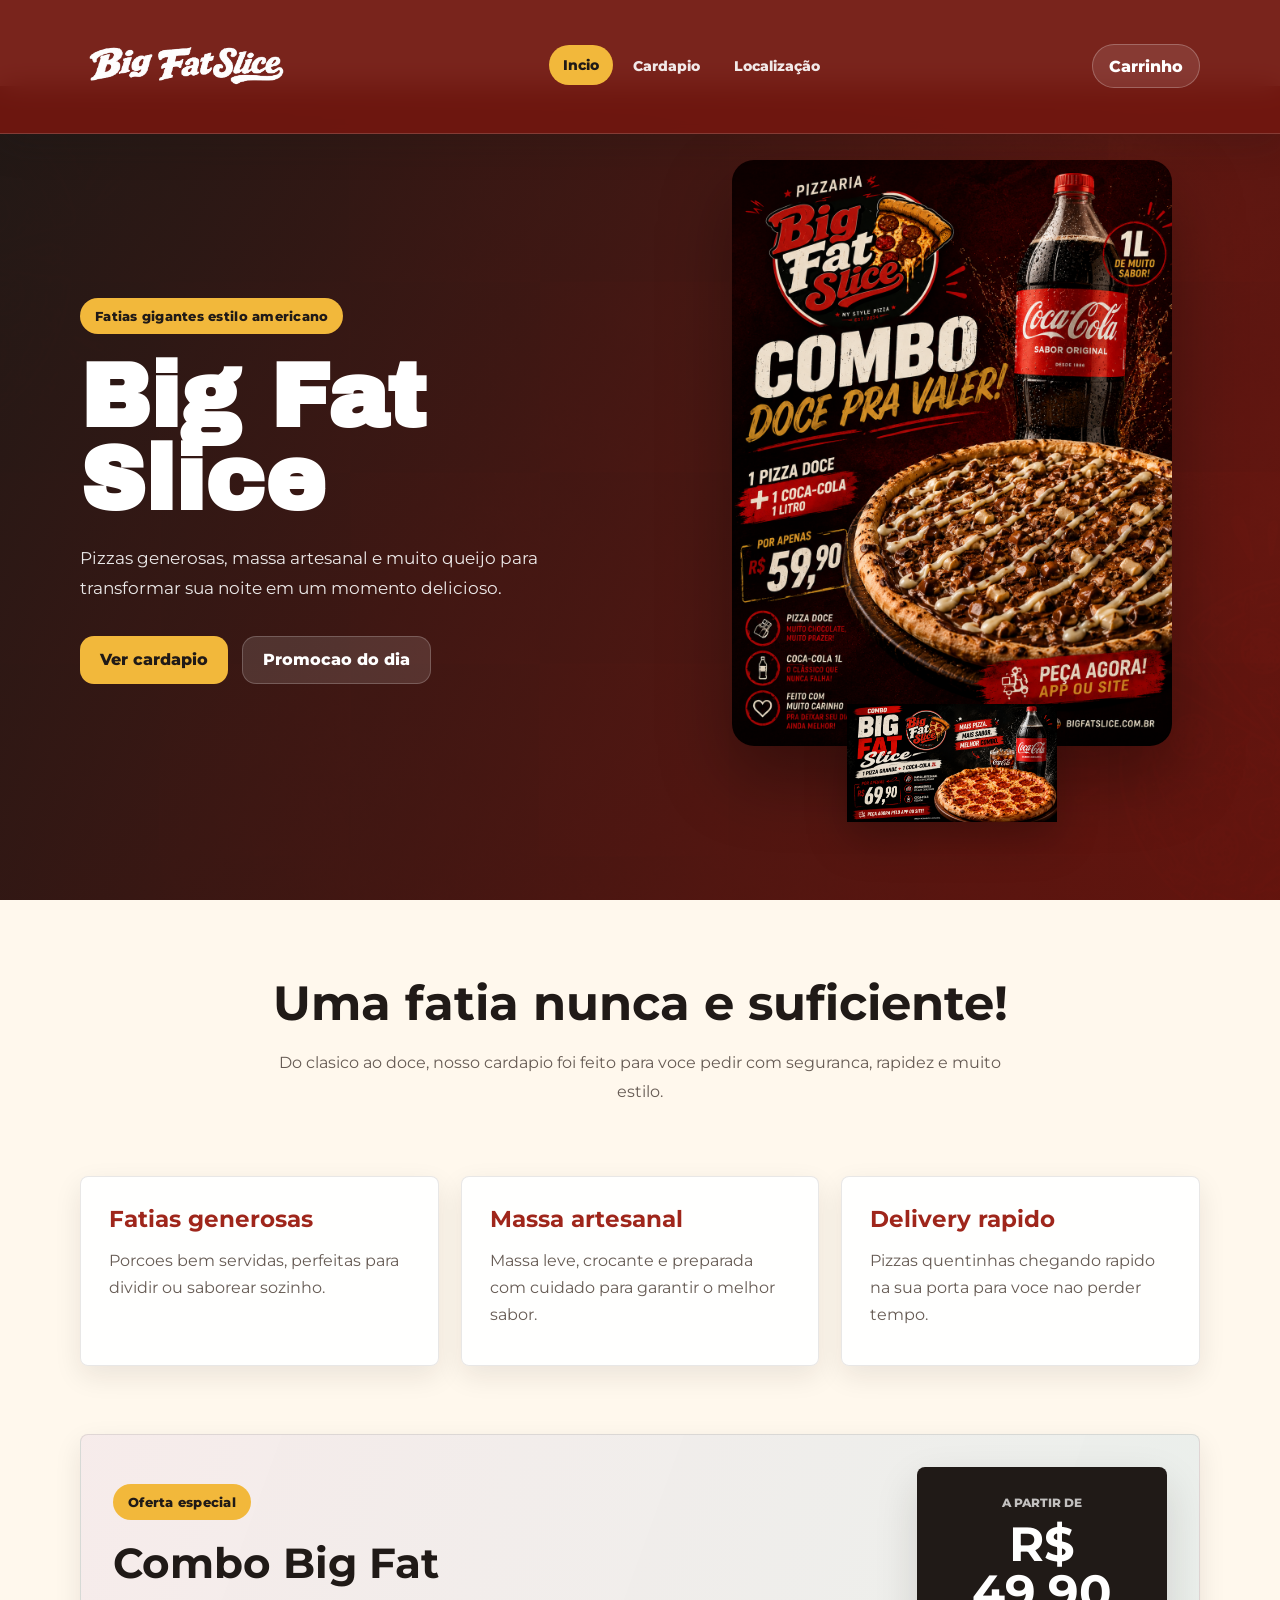
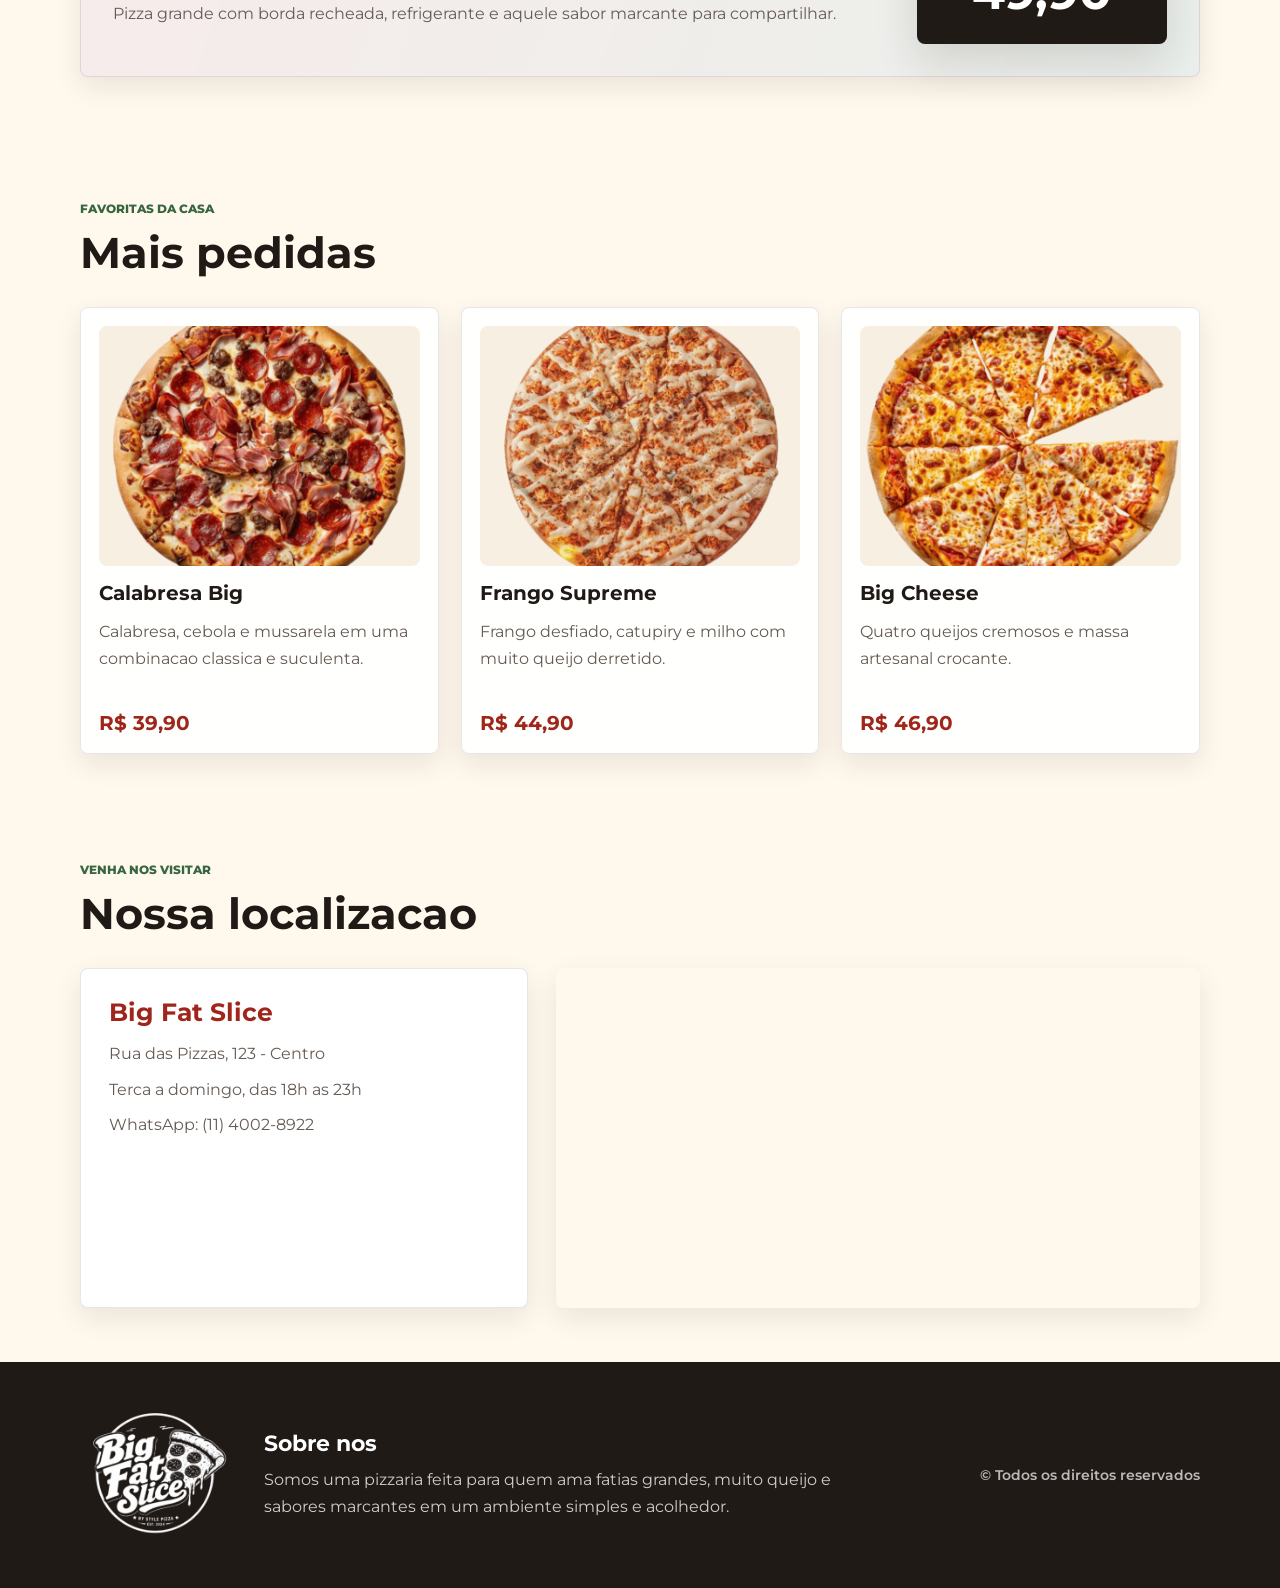
<file: Projeto_BASE 03/index.html>
﻿<!doctype html>
<html lang="pt-BR">

<head>
  <meta charset="UTF-8" />
  <meta name="viewport" content="width=device-width, initial-scale=1.0" />
  <title>Projeto Base 03</title>
  <link rel="stylesheet" href="CSS/style.css" />
  <link rel="stylesheet" href="CSS/responsivo.css" />
  <link rel="preconnect" href="https://fonts.googleapis.com" />
  <link rel="icon" href="imagens/logos/iconedatab.png" type="image/x-icon" />
  <script src="js/script.js" defer></script>
</head>

<body>
  <header class="cabecalho-fixo">
    <div class="conteudo-cabecalho container">
      <a class="link-logo" href="index.html" aria-label="Ir para a pagina inicial">
        <img class="imagem-logo" src="imagens/logos/big fat slice readonly.png" alt="Big Fat Slice" />
      </a>

      <nav class="menu-navegacao" aria-label="Menu principal">
        <a class="link-atual" href="#">Incio</a>
        <a href="menu.html">Cardapio</a>
        <a href="#secao-localizacao">Localização</a>
      </nav>

      <button class="botao-menu-mobile" aria-label="Abrir menu" aria-expanded="false">Menu</button>

      <button class="botao-carrinho" onclick="abrirCarrinho()" aria-label="Abrir carrinho de compras">
        Carrinho
        <span class="quantidade-carrinho"></span>
      </button>
    </div>
  </header>

  <main>
    <section class="secao-inicial">
      <div class="container conteudo-secao-inicial">
        <div class="texto-secao-inicial">
          <span class="etiqueta-destaque">Fatias gigantes estilo americano</span>
          <h1>Big Fat Slice</h1>
          <p>Pizzas generosas, massa artesanal e muito queijo para transformar sua noite em um momento delicioso.</p>
          <div class="grupo-botoes">
            <a class="botao botao-principal" href="menu.html">Ver cardapio</a>
            <button class="botao botao-secundario" id="botaoPromocao" type="button">Promocao do dia</button>
          </div>
        </div>

        <div class="imagens-secao-inicial" aria-hidden="true">
          <img class="imagem-promocao-principal" src="imagens/logos/propaganda div3.png" alt="Promocao Big Fat Slice" />
          <img class="selo-promocional" src="imagens/logos/propaganda div1.png" alt="Selo promocional" />
        </div>
      </div>
    </section>

    <section class="secao-chamada container">
      <h2>Uma fatia nunca e suficiente!</h2>
      <p>Do clasico ao doce, nosso cardapio foi feito para voce pedir com seguranca, rapidez e muito estilo.</p>
    </section>

    <section class="lista-diferenciais container">
      <article class="card-diferencial">
        <h2>Fatias generosas</h2>
        <p>Porcoes bem servidas, perfeitas para dividir ou saborear sozinho.</p>
      </article>
      <article class="card-diferencial">
        <h2>Massa artesanal</h2>
        <p>Massa leve, crocante e preparada com cuidado para garantir o melhor sabor.</p>
      </article>
      <article class="card-diferencial">
        <h2>Delivery rapido</h2>
        <p>Pizzas quentinhas chegando rapido na sua porta para voce nao perder tempo.</p>
      </article>
    </section>

    <section class="secao-promocao container">
      <div class="texto-promocao">
        <span>Oferta especial</span>
        <h2>Combo Big Fat</h2>
        <p>Pizza grande com borda recheada, refrigerante e aquele sabor marcante para compartilhar.</p>
      </div>
      <div class="preco-promocao">
        <p>A partir de</p>
        <strong>R$ 49,90</strong>
      </div>
    </section>

    <section class="secao-mais-pedidas container">
      <div class="titulo-secao">
        <span>Favoritas da casa</span>
        <h2>Mais pedidas</h2>
      </div>
      <div class="grade-pizzas">
        <article class="card-pizza">
          <img src="imagens/menu/pizza calabresa.png" alt="Pizza Calabresa" />
          <h3>Calabresa Big</h3>
          <p>Calabresa, cebola e mussarela em uma combinacao classica e suculenta.</p>
          <strong>R$ 39,90</strong>
        </article>
        <article class="card-pizza">
          <img src="imagens/menu/pizza frango com catupiry.png" alt="Pizza Frango com Catupiry" />
          <h3>Frango Supreme</h3>
          <p>Frango desfiado, catupiry e milho com muito queijo derretido.</p>
          <strong>R$ 44,90</strong>
        </article>
        <article class="card-pizza">
          <img src="imagens/menu/pizza 4 queijos.png" alt="Pizza Quatro Queijos" />
          <h3>Big Cheese</h3>
          <p>Quatro queijos cremosos e massa artesanal crocante.</p>
          <strong>R$ 46,90</strong>
        </article>
      </div>
    </section>

    <section class="secao-localizacao container" id="secao-localizacao">
      <div class="titulo-secao">
        <span>Venha nos visitar</span>
        <h2>Nossa localizacao</h2>
      </div>
      <div class="conteudo-localizacao">
        <div>
          <h3>Big Fat Slice</h3>
          <p>Rua das Pizzas, 123 - Centro</p>
          <p>Terca a domingo, das 18h as 23h</p>
          <p>WhatsApp: (11) 4002-8922</p>
        </div>
        <iframe
          title="Localizacao da pizzaria Big Fat Slice"
          src="https://www.google.com/maps/embed?pb=!1m18!1m12!1m3!1d8358.880444553577!2d-53.48231111418935!3d-24.95051761036648!2m3!1f0!2f0!3f0!3m2!1i1024!2i768!4f13.1!3m3!1m2!1s0x94f3d15547bda185%3A0xd0cbc7fb7cc4a1a6!2sUNIPAR%20-%20Universidade%20Paranaense%20-%20Cascavel!5e0!3m2!1spt-BR!2sbr!4v1779649152598!5m2!1spt-BR!2sbr"
          allowfullscreen="" loading="lazy" referrerpolicy="no-referrer-when-downgrade"></iframe>
      </div>
    </section>
  </main>

  <footer class="rodape-site">
    <div class="container conteudo-rodape">
      <img src="imagens/logos/logo branca da pizzaria.png" alt="Logo branca da Big Fat Slice" />
      <div>
        <h2>Sobre nos</h2>
        <p>Somos uma pizzaria feita para quem ama fatias grandes, muito queijo e sabores marcantes em um ambiente simples e acolhedor.</p>
      </div>
      <b>© Todos os direitos reservados</b>
    </div>
  </footer>

  <div class="fundo-modal-carrinho" aria-hidden="true">
    <div class="caixa-carrinho">
      <div class="cabecalho-carrinho">
        <h2>Seu Carrinho</h2>
        <button class="botao-fechar-carrinho" onclick="fecharCarrinho()" aria-label="Fechar carrinho">X</button>
      </div>
      <div class="lista-carrinho"></div>
      <div class="rodape-carrinho">
        <div class="total-carrinho">Total: R$ 0,00</div>
        <button class="botao-finalizar" onclick="finalizarCompra()">Fazer pedido no WhatsApp</button>
      </div>
    </div>
  </div>
</body>
</html>
</file>
<file: Projeto_BASE 03/CSS/style.css>
﻿@import url("https://fonts.googleapis.com/css2?family=Archivo+Black&family=Montserrat:wght@400;500;600;700;800&display=swap");

:root {
  --vermelho: #9f261b;
  --vermelho-forte: #71170f;
  --tomate: #d94a2b;
  --amarelo: #f2b83b;
  --verde: #386641;
  --escuro: #201a17;
  --creme: #fff8ed;
  --linha: rgba(32, 26, 23, 0.1);
  --texto-suave: #665b54;
  --sombra: 0 18px 44px rgba(32, 26, 23, 0.14);
  --sombra-leve: 0 10px 28px rgba(32, 26, 23, 0.09);
  --largura-container: 1120px;
}

* {
  box-sizing: border-box;
}

html {
  scroll-behavior: smooth;
}

body {
  margin: 0;
  font-family: "Montserrat", Arial, sans-serif;
  color: var(--escuro);
  background: var(--creme);
}

img {
  display: block;
  max-width: 100%;
}

a {
  color: inherit;
  text-decoration: none;
}

button,
input {
  font: inherit;
}

.container {
  width: min(100% - 32px, var(--largura-container));
  margin: 0 auto;
}

.cabecalho-fixo {
  position: fixed;
  top: 0;
  left: 0;
  width: 100%;
  z-index: 10;
  background: rgba(113, 23, 15, 0.94);
  border-bottom: 1px solid rgba(255, 255, 255, 0.16);
  backdrop-filter: blur(14px);
  box-shadow: 0 10px 34px rgba(32, 26, 23, 0.2);
}

.conteudo-cabecalho {
  display: flex;
  align-items: center;
  justify-content: space-between;
  gap: 18px;
  padding: 14px 0;
}

.link-logo {
  display: inline-flex;
  align-items: center;
  flex: 0 0 auto;
}

.imagem-logo {
  width: clamp(150px, 20vw, 210px);
}

.menu-navegacao {
  display: flex;
  align-items: center;
  justify-content: center;
  gap: 6px;
}

.menu-navegacao a {
  color: rgba(255, 255, 255, 0.9);
  font-size: 0.9rem;
  font-weight: 800;
  padding: 11px 14px;
  border-radius: 999px;
  transition: background-color 0.2s ease, color 0.2s ease, transform 0.2s ease;
}

.menu-navegacao a:hover,
.menu-navegacao a.link-atual {
  background-color: var(--amarelo);
  color: var(--escuro);
  transform: translateY(-1px);
}

.botao-menu-mobile {
  display: none;
  align-items: center;
  justify-content: center;
  min-height: 44px;
  border: 1px solid rgba(255, 255, 255, 0.2);
  border-radius: 8px;
  padding: 0 14px;
  background: rgba(255, 255, 255, 0.08);
  color: #fff;
  font-weight: 800;
  cursor: pointer;
}

.botao-carrinho {
  display: inline-flex;
  align-items: center;
  justify-content: center;
  gap: 10px;
  min-height: 44px;
  border: 1px solid rgba(255, 255, 255, 0.24);
  padding: 10px 16px;
  border-radius: 999px;
  background: rgba(255, 255, 255, 0.1);
  color: #fff;
  font-weight: 800;
  cursor: pointer;
  position: relative;
  transition: transform 0.2s ease, background-color 0.2s ease;
}

.botao-carrinho:hover {
  transform: translateY(-1px);
  background: rgba(255, 255, 255, 0.16);
}

.quantidade-carrinho {
  min-width: 24px;
  height: 24px;
  border-radius: 999px;
  background-color: var(--amarelo);
  color: var(--escuro);
  display: none;
  align-items: center;
  justify-content: center;
  font-size: 0.75rem;
  font-weight: 800;
}

main {
  padding-top: 86px;
}

.secao-inicial {
  position: relative;
  overflow: hidden;
  color: #fff;
  background:
    linear-gradient(120deg, rgba(32, 26, 23, 0.93), rgba(113, 23, 15, 0.82)),
    url("../imagens/logos/fundopropaganda1.png") center / cover;
}

.conteudo-secao-inicial {
  position: relative;
  z-index: 1;
  display: grid;
  grid-template-columns: minmax(0, 1fr) minmax(320px, 0.86fr);
  align-items: center;
  gap: 48px;
  min-height: calc(100vh - 86px);
  padding: 68px 0 72px;
}

.texto-secao-inicial {
  max-width: 620px;
}

.etiqueta-destaque,
.texto-promocao span {
  display: inline-flex;
  align-items: center;
  width: fit-content;
  background-color: var(--amarelo);
  color: var(--escuro);
  font-size: 0.82rem;
  font-weight: 800;
  letter-spacing: 0.02em;
  padding: 10px 15px;
  border-radius: 999px;
}

.secao-inicial h1 {
  margin: 22px 0 22px;
  font-family: "Archivo Black", Arial, sans-serif;
  font-size: clamp(3.2rem, 7vw, 5.8rem);
  line-height: 0.92;
  letter-spacing: 0;
}

.secao-inicial p {
  margin: 0;
  max-width: 560px;
  color: rgba(255, 255, 255, 0.9);
  font-size: 1.08rem;
  line-height: 1.75;
}

.grupo-botoes {
  display: flex;
  flex-wrap: wrap;
  gap: 14px;
  margin-top: 32px;
}

.botao {
  display: inline-flex;
  align-items: center;
  justify-content: center;
  min-height: 48px;
  border: none;
  border-radius: 14px;
  padding: 13px 20px;
  font-size: 0.98rem;
  font-weight: 800;
  cursor: pointer;
  transition: transform 0.2s ease, box-shadow 0.2s ease, background-color 0.2s ease;
}

.botao:hover {
  transform: translateY(-2px);
  box-shadow: 0 16px 26px rgba(0, 0, 0, 0.16);
}

.botao-principal {
  background-color: var(--amarelo);
  color: var(--escuro);
}

.botao-secundario {
  background-color: rgba(255, 255, 255, 0.12);
  color: #fff;
  border: 1px solid rgba(255, 255, 255, 0.2);
}

.imagens-secao-inicial {
  display: grid;
  place-items: center;
  gap: 0;
}

.imagem-promocao-principal {
  width: min(100%, 440px);
  border-radius: 22px;
  box-shadow: 0 30px 70px rgba(0, 0, 0, 0.34);
}

.selo-promocional {
  width: min(48%, 210px);
  margin-top: -42px;
  filter: drop-shadow(0 18px 20px rgba(0, 0, 0, 0.24));
}

.secao-chamada {
  padding: 74px 0 36px;
  text-align: center;
}

.secao-chamada h2 {
  margin: 0;
  font-size: clamp(2rem, 5vw, 3rem);
}

.secao-chamada p,
.introducao-cardapio p {
  margin: 16px auto 0;
  max-width: 760px;
  color: var(--texto-suave);
  font-size: 1.03rem;
  line-height: 1.75;
}

.lista-diferenciais {
  display: grid;
  grid-template-columns: repeat(3, minmax(0, 1fr));
  gap: 22px;
  padding: 34px 0 50px;
}

.card-diferencial,
.card-pizza {
  background: rgba(255, 255, 255, 0.94);
  border: 1px solid var(--linha);
  box-shadow: var(--sombra-leve);
}

.card-diferencial {
  min-height: 190px;
  border-radius: 8px;
  padding: 28px;
  display: flex;
  flex-direction: column;
  gap: 14px;
}

.card-diferencial h2 {
  margin: 0;
  font-size: 1.45rem;
  color: var(--vermelho);
}

.card-diferencial p {
  margin: 0;
  color: var(--texto-suave);
  line-height: 1.7;
}

.secao-promocao {
  display: grid;
  grid-template-columns: minmax(0, 1fr) 250px;
  gap: 24px;
  align-items: center;
  margin: 18px auto 70px;
  padding: 32px;
  border-radius: 8px;
  background:
    linear-gradient(110deg, rgba(159, 38, 27, 0.09), rgba(56, 102, 65, 0.1)),
    #fff;
  border: 1px solid var(--linha);
  box-shadow: var(--sombra-leve);
}

.texto-promocao h2 {
  margin: 18px 0 12px;
  font-size: clamp(2rem, 4vw, 2.6rem);
}

.texto-promocao p {
  margin: 0;
  color: var(--texto-suave);
  line-height: 1.7;
}

.preco-promocao {
  background: var(--escuro);
  color: #fff;
  border-radius: 8px;
  padding: 28px 22px;
  text-align: center;
  box-shadow: var(--sombra);
}

.preco-promocao p {
  margin: 0 0 10px;
  color: rgba(255, 255, 255, 0.72);
  font-size: 0.78rem;
  font-weight: 800;
  text-transform: uppercase;
}

.preco-promocao strong {
  font-size: clamp(2.2rem, 4vw, 3rem);
  line-height: 1;
}

.secao-mais-pedidas,
.secao-pizzas-salgadas,
.secao-pizzas-doces,
#secao-localizacao {
  padding: 54px 0;
}

.introducao-cardapio {
  padding: 54px 0 20px;
  text-align: center;
}

.titulo-secao {
  display: flex;
  flex-direction: column;
  gap: 10px;
  margin-bottom: 28px;
}

.titulo-secao span {
  color: var(--verde);
  text-transform: uppercase;
  font-size: 0.76rem;
  font-weight: 800;
}

.titulo-secao h2 {
  margin: 0;
  font-size: clamp(2rem, 4vw, 2.7rem);
}

.grade-pizzas {
  display: grid;
  grid-template-columns: repeat(3, minmax(0, 1fr));
  gap: 22px;
}

.card-pizza {
  border-radius: 8px;
  padding: 18px;
  display: flex;
  flex-direction: column;
  gap: 14px;
  transition: transform 0.2s ease, box-shadow 0.2s ease;
}

.card-pizza:hover {
  transform: translateY(-4px);
  box-shadow: var(--sombra);
}

.card-pizza img {
  width: 100%;
  aspect-ratio: 4 / 3;
  height: auto;
  object-fit: cover;
  border-radius: 8px;
  background: #f8efe3;
}

.card-pizza h3 {
  margin: 0;
  font-size: 1.28rem;
}

.card-pizza p {
  margin: 0;
  color: var(--texto-suave);
  line-height: 1.65;
  min-height: 78px;
}

.card-pizza strong {
  color: var(--vermelho);
  font-size: 1.25rem;
}

.botao-adicionar {
  width: 100%;
  margin-top: auto;
  background-color: var(--vermelho);
  color: #fff;
}

.botao-adicionar:hover {
  background-color: var(--tomate);
}

.area-busca {
  display: flex;
  justify-content: center;
  margin-top: 24px;
}

.campo-busca {
  width: min(100%, 560px);
  min-height: 52px;
  padding: 15px 18px;
  border-radius: 8px;
  border: 1px solid var(--linha);
  background: #fff;
  box-shadow: var(--sombra-leve);
  color: var(--escuro);
  outline: none;
}

.campo-busca:focus {
  border-color: rgba(159, 38, 27, 0.38);
  box-shadow: 0 0 0 4px rgba(159, 38, 27, 0.12);
}

.conteudo-localizacao {
  display: grid;
  grid-template-columns: 0.82fr 1.18fr;
  gap: 28px;
  align-items: stretch;
}

.conteudo-localizacao > div {
  padding: 28px;
  border-radius: 8px;
  background: #fff;
  border: 1px solid var(--linha);
  box-shadow: var(--sombra-leve);
}

.conteudo-localizacao h3 {
  margin: 0 0 14px;
  color: var(--vermelho);
  font-size: 1.55rem;
}

.conteudo-localizacao p {
  margin: 10px 0;
  color: var(--texto-suave);
  line-height: 1.6;
}

.conteudo-localizacao iframe {
  width: 100%;
  min-height: 340px;
  border: 0;
  border-radius: 8px;
  box-shadow: var(--sombra-leve);
}

.rodape-site {
  background: var(--escuro);
  color: #fff;
  padding: 38px 0;
}

.conteudo-rodape {
  display: grid;
  grid-template-columns: 160px minmax(0, 1fr) auto;
  align-items: center;
  gap: 24px;
}

.conteudo-rodape img {
  width: 150px;
}

.conteudo-rodape h2 {
  margin: 0 0 10px;
  font-size: 1.35rem;
}

.conteudo-rodape p {
  margin: 0;
  max-width: 620px;
  color: rgba(255, 255, 255, 0.78);
  line-height: 1.7;
}

.rodape-site b {
  color: rgba(255, 255, 255, 0.7);
  font-size: 0.88rem;
  font-weight: 600;
  white-space: nowrap;
}

.fundo-modal-carrinho {
  position: fixed;
  inset: 0;
  z-index: 20;
  display: none;
  align-items: center;
  justify-content: center;
  padding: 20px;
  background: rgba(0, 0, 0, 0.68);
}

.fundo-modal-carrinho.carrinho-aberto {
  display: flex;
}

.caixa-carrinho {
  width: min(100%, 560px);
  max-height: 92vh;
  background: #fff;
  border-radius: 8px;
  overflow: hidden;
  display: flex;
  flex-direction: column;
}

.cabecalho-carrinho {
  display: flex;
  justify-content: space-between;
  align-items: center;
  gap: 16px;
  padding: 22px;
  background-color: var(--vermelho-forte);
  color: #fff;
}

.cabecalho-carrinho h2 {
  margin: 0;
}

.botao-fechar-carrinho {
  border: none;
  background: rgba(255, 255, 255, 0.16);
  color: #fff;
  width: 42px;
  height: 42px;
  border-radius: 50%;
  cursor: pointer;
  font-size: 1.05rem;
}

.lista-carrinho {
  padding: 22px;
  display: flex;
  flex-direction: column;
  gap: 14px;
  overflow: auto;
}

.mensagem-carrinho-vazio {
  margin: 0;
  color: var(--texto-suave);
  text-align: center;
  padding: 30px 0;
}

.item-do-carrinho {
  display: grid;
  gap: 14px;
  padding: 16px;
  border-radius: 8px;
  border: 1px solid var(--linha);
  background-color: #fff8ef;
}

.informacoes-item-carrinho {
  display: flex;
  justify-content: space-between;
  gap: 14px;
}

.informacoes-item-carrinho h4,
.informacoes-item-carrinho p {
  margin: 0;
}

.informacoes-item-carrinho p {
  color: var(--vermelho);
  font-weight: 800;
}

.controles-item-carrinho {
  display: flex;
  flex-wrap: wrap;
  gap: 10px;
  align-items: center;
}

.controles-item-carrinho button {
  border: none;
  border-radius: 8px;
  background-color: var(--vermelho);
  color: #fff;
  width: 40px;
  height: 40px;
  cursor: pointer;
  font-weight: 800;
}

.controles-item-carrinho .botao-remover {
  width: auto;
  min-width: 104px;
  padding: 0 14px;
  background-color: var(--tomate);
}

.subtotal-item-carrinho {
  font-weight: 800;
}

.rodape-carrinho {
  margin-top: auto;
  padding: 22px;
  background-color: #f7efe7;
  display: flex;
  align-items: center;
  justify-content: space-between;
  gap: 14px;
  flex-wrap: wrap;
}

.total-carrinho {
  font-size: 1.04rem;
  font-weight: 800;
}

.botao-finalizar {
  min-height: 46px;
  border: none;
  border-radius: 8px;
  background-color: var(--verde);
  color: #fff;
  padding: 12px 16px;
  cursor: pointer;
  font-weight: 800;
}

.notificacao {
  position: fixed;
  left: 50%;
  bottom: 24px;
  z-index: 30;
  max-width: calc(100vw - 32px);
  transform: translateX(-50%);
  background-color: var(--escuro);
  color: #fff;
  padding: 14px 18px;
  border-radius: 8px;
  box-shadow: var(--sombra);
  opacity: 0;
  pointer-events: none;
  transition: opacity 0.25s ease, transform 0.25s ease;
}

.notificacao.notificacao-visivel {
  opacity: 1;
  transform: translate(-50%, -6px);
}
</file>
<file: Projeto_BASE 03/CSS/responsivo.css>
﻿@media screen and (max-width: 1040px) {
  .conteudo-secao-inicial {
    grid-template-columns: 1fr;
    min-height: auto;
  }

  .imagens-secao-inicial {
    max-width: 520px;
    margin: 0 auto;
    order: -1;
  }

  .lista-diferenciais,
  .grade-pizzas {
    grid-template-columns: repeat(2, minmax(0, 1fr));
  }

  .conteudo-localizacao,
  .conteudo-rodape {
    grid-template-columns: 1fr;
  }

  .rodape-site b {
    white-space: normal;
  }
}

@media screen and (max-width: 820px) {
  main {
    padding-top: 78px;
  }

  .conteudo-cabecalho {
    display: grid;
    grid-template-columns: 1fr auto auto;
    gap: 10px;
    padding: 12px 0;
  }

  .botao-menu-mobile {
    display: inline-flex;
    order: 2;
  }

  .botao-carrinho {
    order: 3;
    padding: 10px 12px;
  }

  .menu-navegacao {
    display: none;
    grid-column: 1 / -1;
    flex-direction: column;
    align-items: stretch;
    gap: 8px;
    padding: 12px;
    border-radius: 8px;
    background: rgba(255, 255, 255, 0.08);
  }

  .menu-navegacao.menu-aberto {
    display: flex;
  }

  .menu-navegacao a {
    text-align: center;
  }

  .conteudo-secao-inicial {
    padding: 44px 0 56px;
    gap: 30px;
  }

  .secao-promocao {
    grid-template-columns: 1fr;
    padding: 24px;
  }

  .preco-promocao {
    max-width: 280px;
  }

  .conteudo-localizacao iframe {
    min-height: 300px;
  }
}

@media screen and (max-width: 620px) {
  .container {
    width: min(100% - 24px, var(--largura-container));
  }

  .imagem-logo {
    width: 142px;
  }

  .botao-carrinho {
    padding: 10px;
  }

  .quantidade-carrinho {
    position: absolute;
    transform: translate(16px, -16px);
  }

  .secao-inicial h1 {
    font-size: clamp(2.7rem, 15vw, 4rem);
  }

  .secao-inicial p,
  .secao-chamada p,
  .introducao-cardapio p {
    font-size: 0.98rem;
  }

  .grupo-botoes,
  .botao {
    width: 100%;
  }

  .lista-diferenciais,
  .grade-pizzas {
    grid-template-columns: 1fr;
  }

  .secao-chamada {
    padding-top: 54px;
  }

  .secao-mais-pedidas,
  .secao-pizzas-salgadas,
  .secao-pizzas-doces,
  #secao-localizacao {
    padding: 42px 0;
  }

  .card-pizza p {
    min-height: 0;
  }

  .imagem-promocao-principal {
    border-radius: 8px;
  }

  .selo-promocional {
    width: 170px;
    margin-top: -28px;
  }

  .secao-promocao {
    margin-bottom: 46px;
  }

  .preco-promocao {
    max-width: none;
  }

  .caixa-carrinho {
    max-height: calc(100vh - 24px);
  }

  .rodape-carrinho {
    align-items: stretch;
  }

  .botao-finalizar {
    width: 100%;
  }
}

@media (prefers-reduced-motion: reduce) {
  *,
  *::before,
  *::after {
    scroll-behavior: auto !important;
    transition-duration: 0.01ms !important;
    animation-duration: 0.01ms !important;
    animation-iteration-count: 1 !important;
  }
}
</file>
